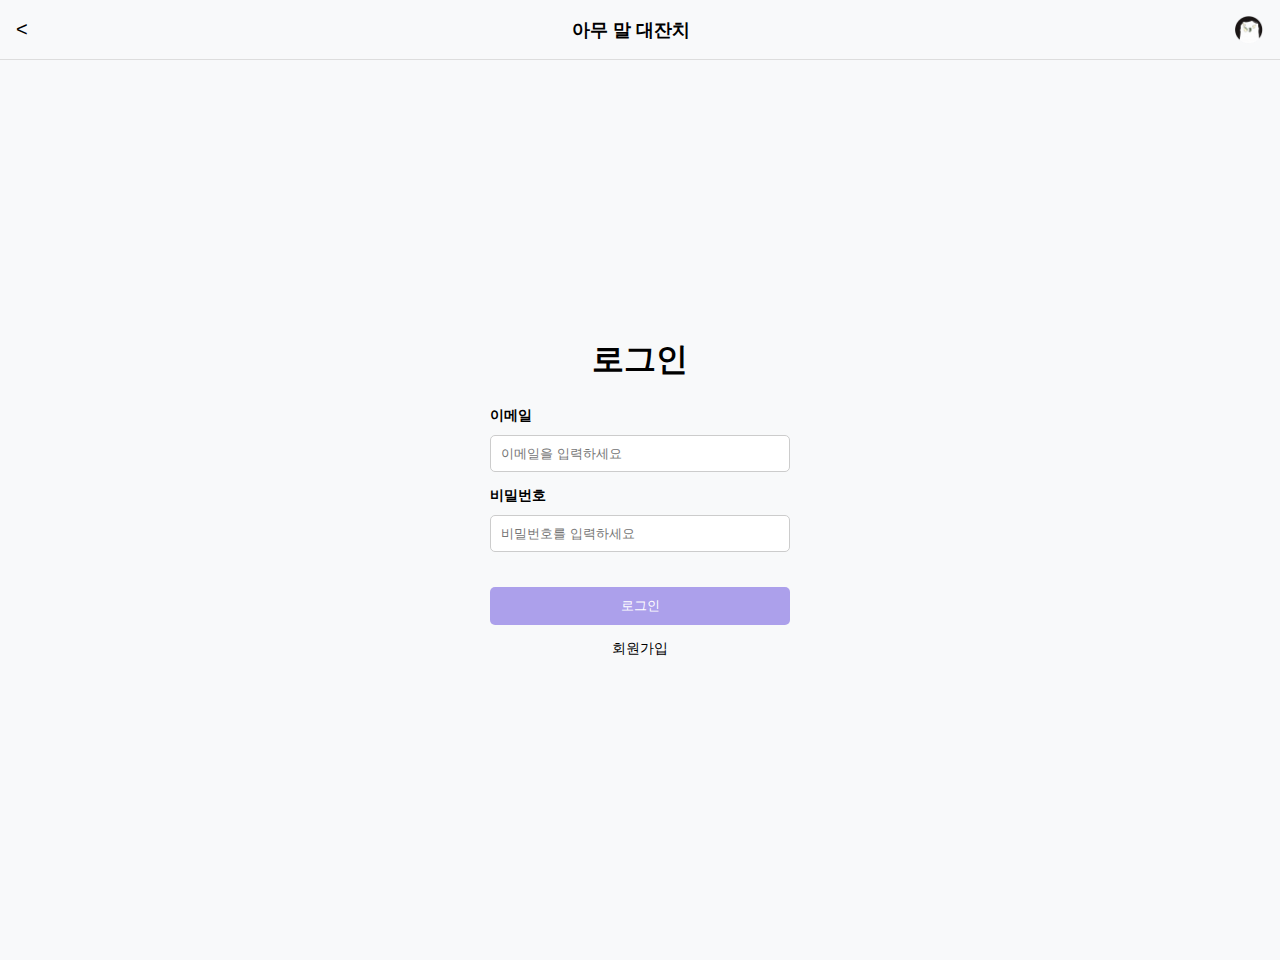
<file: community-project/src/index.html>
<!DOCTYPE html>
<html lang="ko">
  <head>
    <meta charset="UTF-8" />
    <meta name="viewport" content="width=device-width, initial-scale=1.0" />
    <title>Redirecting...</title>
  </head>
  <body>
    <p>자동으로 로그인 페이지로 이동 중...</p>
    <script>
      const urlParams = new URLSearchParams(window.location.search);
      const page = urlParams.get("page");

      // 기본적으로 로그인 페이지로 이동
      let targetPage = "pages/login.html";

      // page 파라미터가 'signup'이면 회원가입 페이지로 이동
      if (page === "signup") {
        targetPage = "pages/signup.html";
      }

      window.location.href = targetPage;
    </script>
  </body>
</html>
</file>
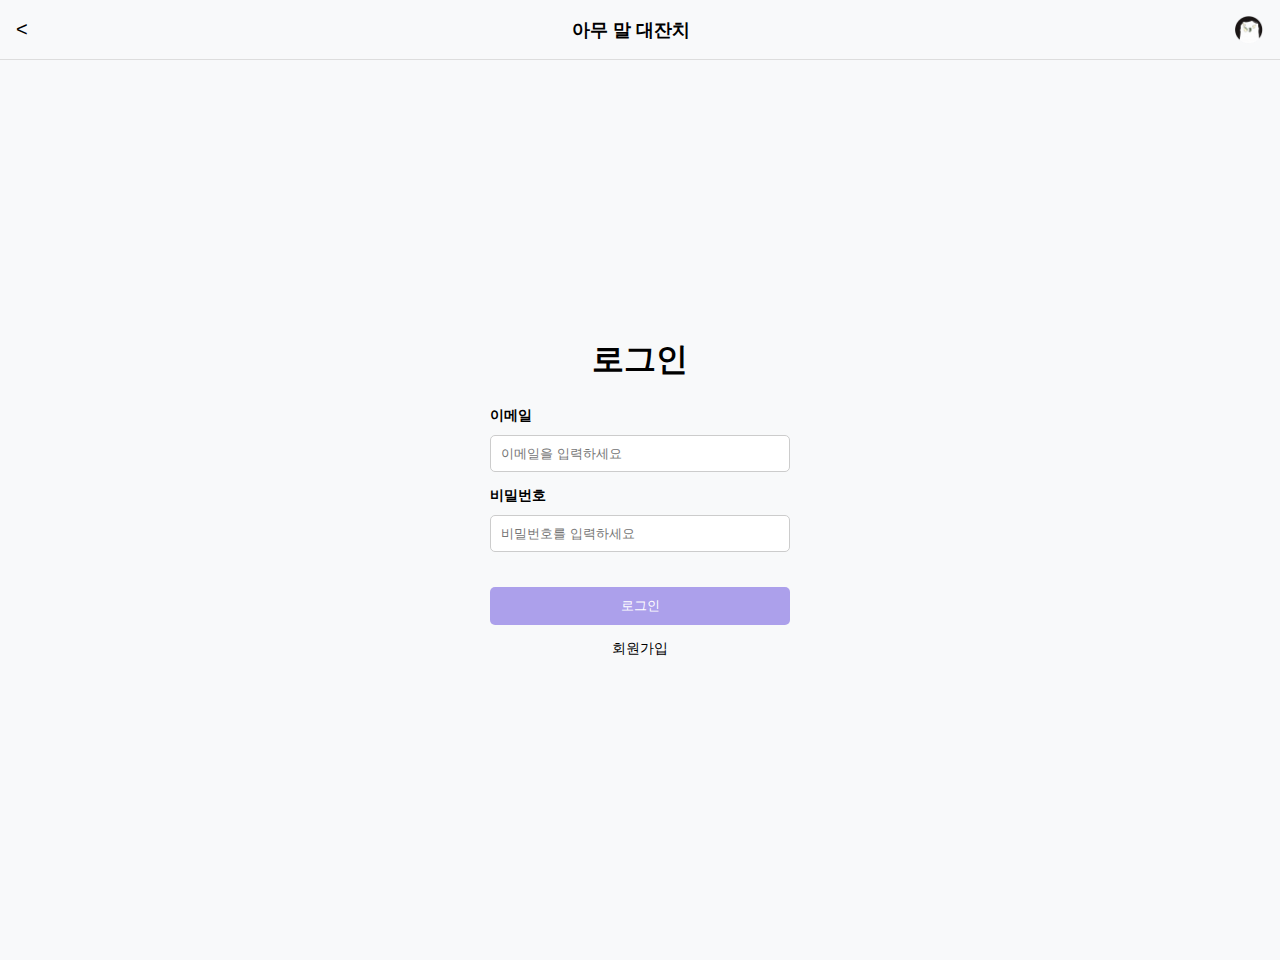
<file: community-project/src/pages/login.html>
<!DOCTYPE html>
<html lang="ko">
  <head>
    <meta charset="UTF-8" />
    <meta name="viewport" content="width=device-width, initial-scale=1.0" />
    <title>로그인</title>
    <link rel="stylesheet" href="../styles/login.css" />
  </head>
  <body>
    <div class="login-container">
      <header class="header">
        <button class="back-btn" onclick="history.back();">&lt;</button>
        <h1 class="title">아무 말 대잔치</h1>
        <img
          class="profile-img"
          src="../assets/images/profile.png"
          alt="프로필"
        />
      </header>

      <h1>로그인</h1>

      <form class="login-form">
        <!-- 이메일 입력 -->
        <div class="input-group">
          <label for="email">이메일</label>
          <input type="email" id="email" placeholder="이메일을 입력하세요" />
          <p class="helper-text email-error"></p>
        </div>

        <!-- 비밀번호 입력 -->
        <div class="input-group">
          <label for="password">비밀번호</label>
          <input
            type="password"
            id="password"
            placeholder="비밀번호를 입력하세요"
          />
          <p class="helper-text password-error"></p>
        </div>

        <!-- 로그인 버튼 -->
        <button type="button" id="login-btn" disabled>로그인</button>

        <!-- 로그인 실패 메시지 -->
        <p class="helper-text login-error"></p>

        <!-- 회원가입 링크 -->
        <p class="signup-link">
          <a href="signup.html" id="signup-btn">회원가입</a>
        </p>
      </form>
    </div>

    <script src="../scripts/login.js"></script>
  </body>
</html>
</file>
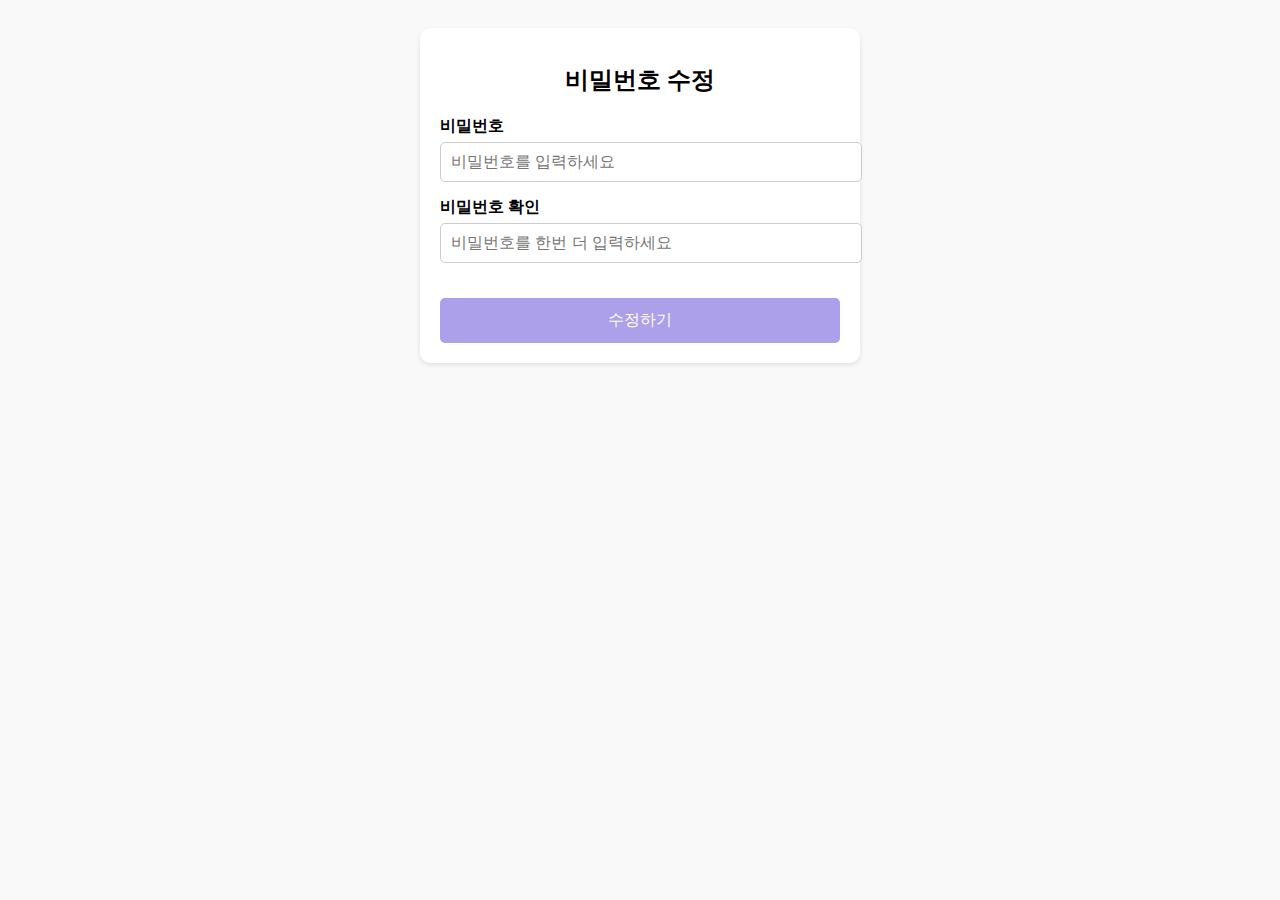
<file: community-project/src/pages/password-edit.html>
<!DOCTYPE html>
<html lang="ko">
  <head>
    <meta charset="UTF-8" />
    <meta name="viewport" content="width=device-width, initial-scale=1.0" />
    <title>비밀번호 수정</title>
    <link rel="stylesheet" href="../styles/password-edit.css" />
  </head>
  <body>
    <div class="password-edit-container">
      <h1>비밀번호 수정</h1>

      <!-- 비밀번호 입력 -->
      <div class="input-group">
        <label for="password">비밀번호</label>
        <input
          type="password"
          id="password"
          placeholder="비밀번호를 입력하세요"
        />
        <p class="helper-text password-error"></p>
      </div>

      <!-- 비밀번호 확인 입력 -->
      <div class="input-group">
        <label for="confirm-password">비밀번호 확인</label>
        <input
          type="password"
          id="confirm-password"
          placeholder="비밀번호를 한번 더 입력하세요"
        />
        <p class="helper-text confirm-password-error"></p>
      </div>

      <!-- 수정하기 버튼 -->
      <button id="update-btn" class="btn" disabled>수정하기</button>

      <!-- 토스트 메시지 -->
      <div id="toast" class="toast">수정 완료!</div>
    </div>

    <script src="../scripts/password-edit.js"></script>
  </body>
</html>
</file>
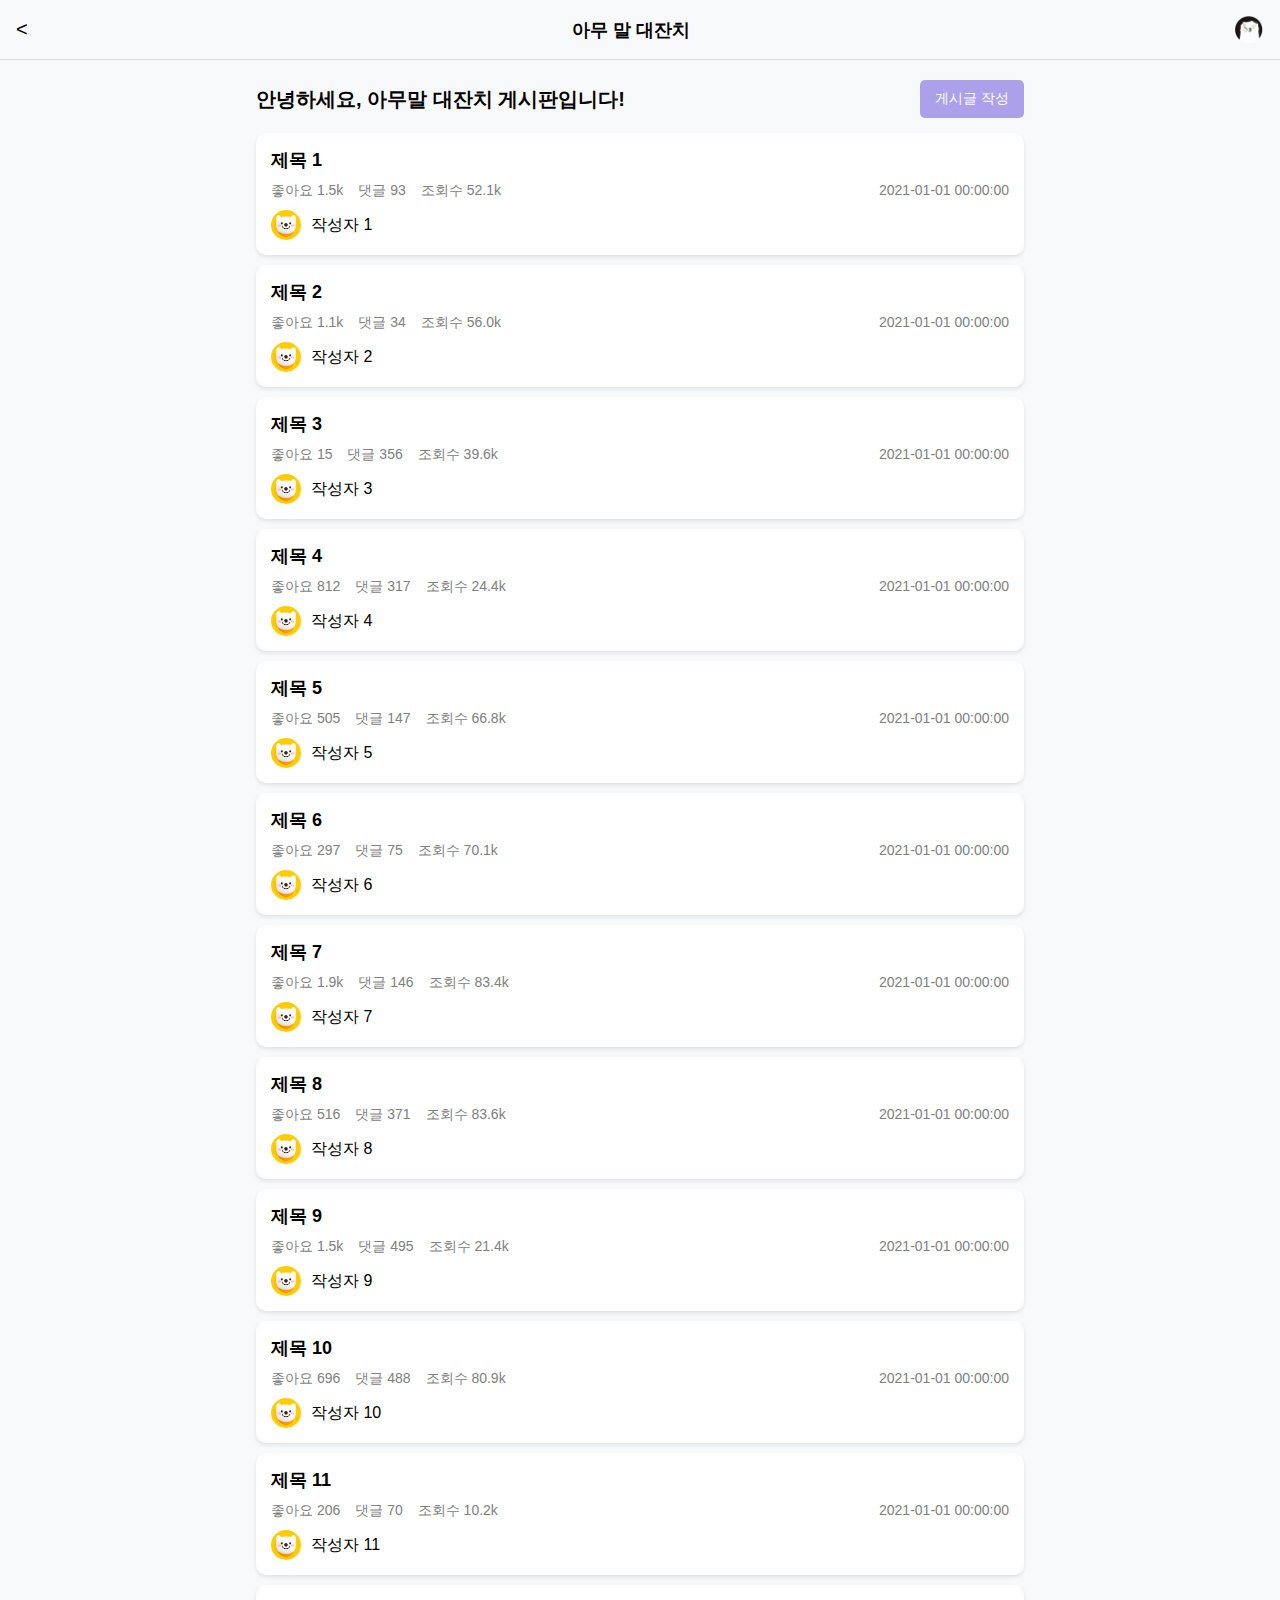
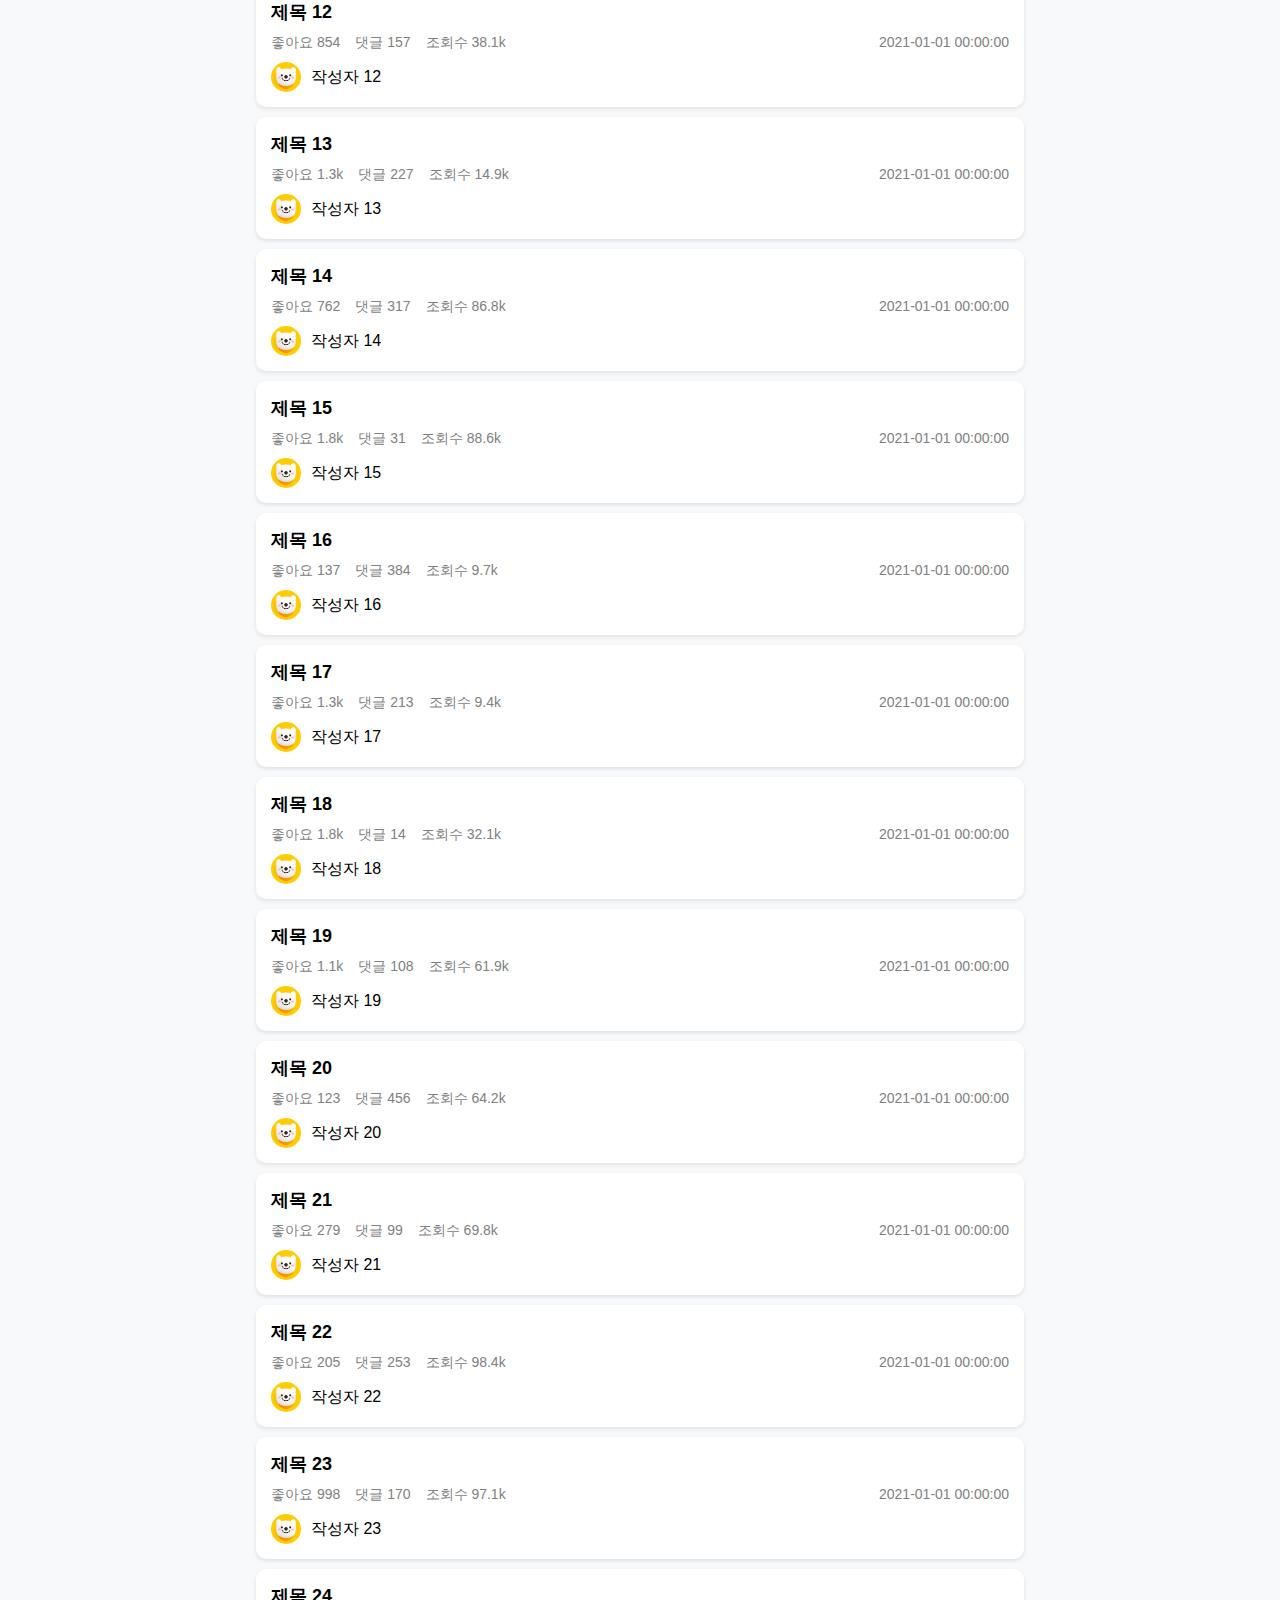
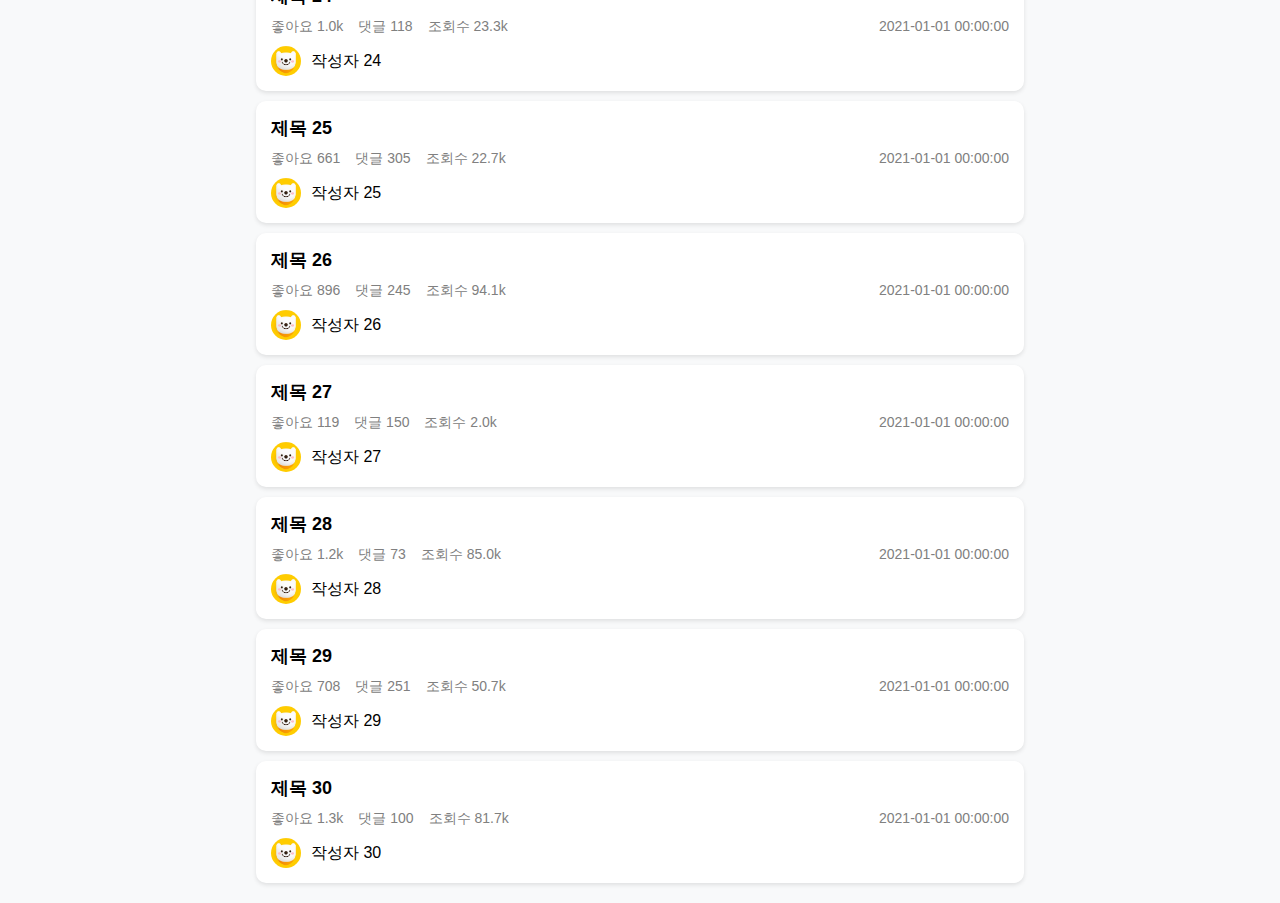
<file: community-project/src/pages/post.html>
<!DOCTYPE html>
<html lang="ko">
  <head>
    <meta charset="UTF-8" />
    <meta name="viewport" content="width=device-width, initial-scale=1.0" />
    <link rel="stylesheet" href="../styles/post.css" />
  </head>
  <body>
    <header class="header">
      <button class="back-btn" onclick="history.back();">&lt;</button>
      <h1 class="title">아무 말 대잔치</h1>
      <img
        class="profile-img"
        src="../assets/images/profile.png"
        alt="프로필"
      />
    </header>

    <main class="board-container">
      <div class="board-header">
        <h2>안녕하세요, 아무말 대잔치 게시판입니다!</h2>
        <button id="create-post-btn">게시글 작성</button>
      </div>

      <div id="post-list" class="post-list">
        <!-- 게시글이 동적으로 추가될 영역 -->
      </div>
    </main>

    <script src="../scripts/post.js"></script>
  </body>
</html>
</file>
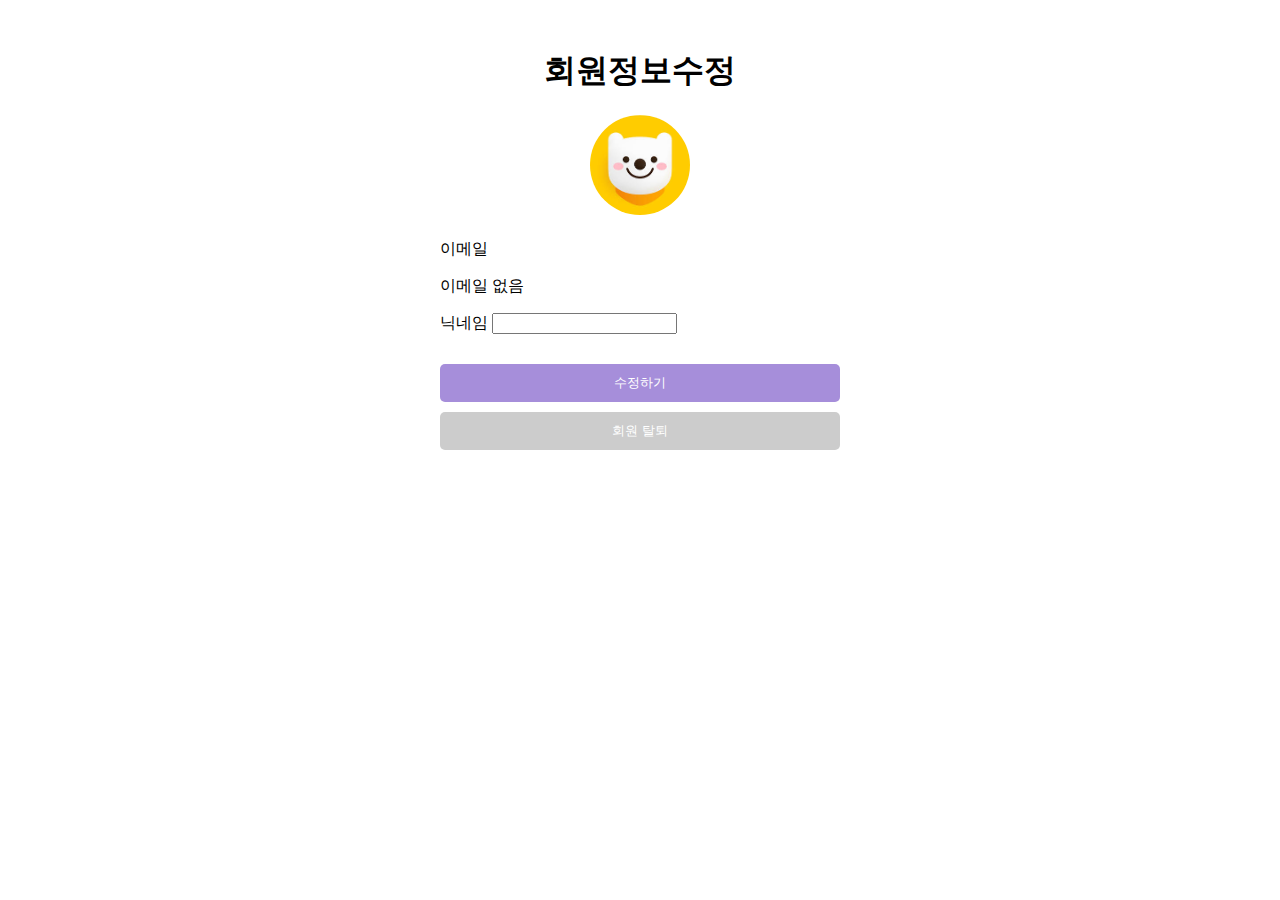
<file: community-project/src/pages/profile-edit.html>
<!DOCTYPE html>
<html lang="ko">
  <head>
    <meta charset="UTF-8" />
    <meta name="viewport" content="width=device-width, initial-scale=1.0" />
    <title>회원정보수정</title>
    <link rel="stylesheet" href="../styles/profile-edit.css" />
  </head>
  <body>
    <div class="profile-edit-container">
      <h1>회원정보수정</h1>

      <!-- 프로필 이미지 변경 -->
      <div class="profile-section">
        <label for="profile-img">
          <img
            id="profile-preview-img"
            src="../assets/images/default-profile.jpeg"
            alt="프로필 이미지"
          />
          <div class="profile-overlay">변경</div>
        </label>
        <input type="file" id="profile-img" accept="image/*" hidden />
      </div>

      <!-- 이메일 & 닉네임 수정 -->
      <div class="input-group">
        <label for="email">이메일</label>
        <p id="email">이메일을 불러오는 중...</p>

        <label for="nickname">닉네임</label>
        <input type="text" id="nickname" />
        <p class="helper-text nickname-error"></p>
      </div>

      <!-- 버튼 영역 -->
      <button id="update-btn" class="btn">수정하기</button>
      <button id="delete-btn" class="btn secondary">회원 탈퇴</button>

      <!-- 토스트 메시지 -->
      <div id="toast" class="toast">수정 완료</div>
    </div>

    <script src="../scripts/profile-edit.js"></script>
  </body>
</html>
</file>
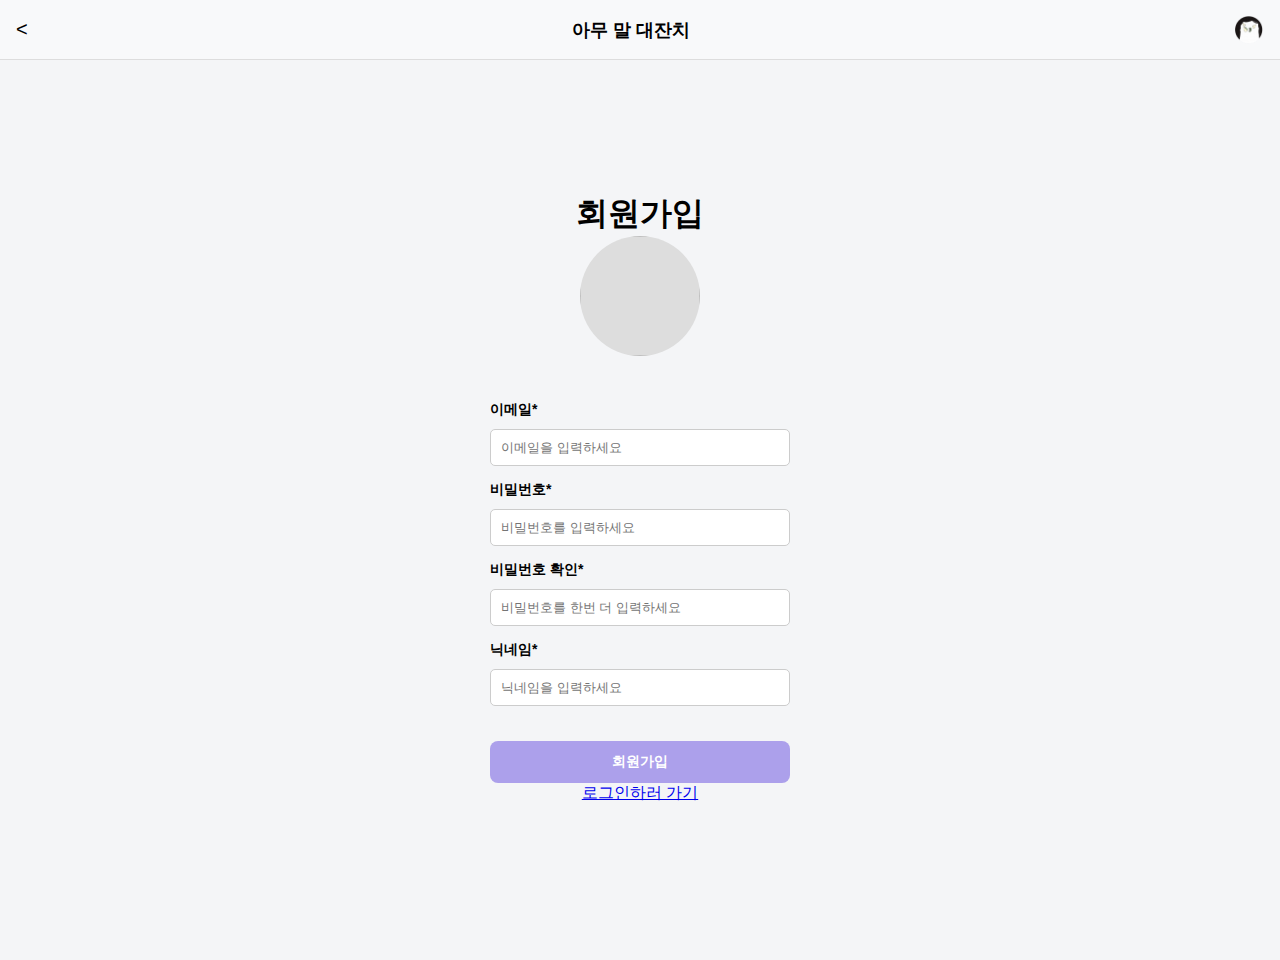
<file: community-project/src/pages/signup.html>
<!DOCTYPE html>
<html lang="ko">
  <head>
    <meta charset="UTF-8" />
    <meta name="viewport" content="width=device-width, initial-scale=1.0" />
    <title>회원가입</title>
    <link rel="stylesheet" href="../styles/signup.css" />
  </head>
  <body>
    <div class="signup-container">
      <header class="header">
        <button class="back-btn" onclick="history.back();">&lt;</button>
        <h1 class="title">아무 말 대잔치</h1>
        <img
          class="profile-img"
          src="../assets/images/profile.png"
          alt="프로필"
        />
      </header>

      <h1>회원가입</h1>

      <div class="signup-content">
        <!-- 프로필 사진 업로드 -->
        <div class="profile-upload">
          <input type="file" id="profile-img" accept="image/*" />
          <label for="profile-img" class="profile-label">
            <div id="profile-preview">
              <img id="profile-preview-img" alt="" />
            </div>
          </label>
        </div>

        <form class="signup-form">
          <!-- 이메일 입력 -->
          <div class="input-group">
            <label for="email">이메일*</label>
            <input type="email" id="email" placeholder="이메일을 입력하세요" />
            <p class="helper-text email-error"></p>
          </div>

          <!-- 비밀번호 입력 -->
          <div class="input-group">
            <label for="password">비밀번호*</label>
            <input
              type="password"
              id="password"
              placeholder="비밀번호를 입력하세요"
            />
            <p class="helper-text password-error"></p>
          </div>

          <!-- 비밀번호 확인 -->
          <div class="input-group">
            <label for="confirm-password">비밀번호 확인*</label>
            <input
              type="password"
              id="confirm-password"
              placeholder="비밀번호를 한번 더 입력하세요"
            />
            <p class="helper-text confirm-password-error"></p>
          </div>

          <!-- 닉네임 -->
          <div class="input-group">
            <label for="nickname">닉네임*</label>
            <input
              type="text"
              id="nickname"
              placeholder="닉네임을 입력하세요"
            />
            <p class="helper-text nickname-error"></p>
          </div>

          <!-- 회원가입 버튼 -->
          <button type="button" id="signup-btn" disabled>회원가입</button>

          <!-- 로그인 페이지 이동 -->
          <p class="login-link">
            <a href="login.html">로그인하러 가기</a>
          </p>
        </form>
      </div>
    </div>

    <script src="../scripts/signup.js"></script>
  </body>
</html>
</file>
<file: community-project/src/styles/login.css>
/* 로그인 전체 컨테이너 */
.login-container {
  display: flex;
  flex-direction: column;
  align-items: center;
  justify-content: center;
  height: 100vh;
  background-color: #f8f9fa;
}

/* 로그인 폼 */
.login-form {
  width: 350px;
  padding: 25px;
  border-radius: 10px;
  text-align: center;
}

/* 입력 필드 */
.login-form .input-group {
  margin-bottom: 15px;
  text-align: left;
}

.login-form .input-group label {
  font-weight: bold;
  font-size: 14px;
  display: block;
  margin-bottom: 10px;
}

.login-form .input-group input {
  width: 100%;
  padding: 10px;
  border: 1px solid #ccc;
  border-radius: 5px;
}

/* 유효성 검사 에러 메시지 */
.login-form .helper-text {
  color: red;
  font-size: 12px;
  margin-top: 5px;
  display: none;
}

/* 에러 발생 시 표시 */
.login-form .helper-text.show {
  display: block !important;
}

/* 로그인 버튼 (비활성화 기본 색상) */
#login-btn {
  width: 100%;
  padding: 10px;
  border: none;
  background-color: #aca0eb;
  color: white;
  border-radius: 5px;
  cursor: not-allowed;
  margin-top: 20px;
}

/* 로그인 버튼 활성화 */
#login-btn.active {
  background-color: #7f6aee;
  cursor: pointer;
}

/* 로그인 실패 메시지 */
.login-form .login-error {
  color: red;
  font-size: 12px;
  margin-top: 10px;
  display: none;
}

/* 회원가입 링크 */
.login-form .signup-link {
  font-size: 14px;
  margin-top: 15px;
  text-align: center;
}

.login-form .signup-link a {
  color: black;
  text-decoration: none;
}

/* 공통 스타일 */
* {
  margin: 0;
  padding: 0;
  box-sizing: border-box;
  font-family: "Noto Sans KR", sans-serif;
}

/* 헤더 스타일 */
.header {
  position: fixed;
  top: 0;
  left: 0;
  width: 100%;
  height: 60px;
  display: flex;
  align-items: center;
  justify-content: space-between;
  padding: 0 16px;
  background-color: #f8f9fa;
  border-bottom: 1px solid #ddd;
  z-index: 1000;
}

/* 뒤로가기 버튼 */
.back-btn {
  background: none;
  border: none;
  font-size: 20px;
  cursor: pointer;
}

/* 제목 스타일 */
.title {
  font-size: 18px;
  font-weight: 600;
}

/* 프로필 이미지 */
.profile-img {
  width: 30px;
  height: 30px;
  border-radius: 50%;
  object-fit: cover;
}

body {
  padding-top: 60px;
}
</file>
<file: community-project/src/styles/password-edit.css>
body {
  font-family: Arial, sans-serif;
  text-align: center;
  padding: 20px;
  background-color: #f9f9f9;
}

.password-edit-container {
  max-width: 400px;
  margin: 0 auto;
  background: white;
  padding: 20px;
  border-radius: 10px;
  box-shadow: 0 2px 5px rgba(0, 0, 0, 0.1);
}

h1 {
  font-size: 24px;
  margin-bottom: 20px;
}

.input-group {
  margin: 15px 0;
  text-align: left;
}

.input-group label {
  display: block;
  font-weight: bold;
  margin-bottom: 5px;
}

.input-group input {
  width: 100%;
  padding: 10px;
  font-size: 16px;
  border: 1px solid #ccc;
  border-radius: 5px;
}

.helper-text {
  color: red;
  font-size: 12px;
  margin-top: 5px;
  display: none;
}

.btn {
  width: 100%;
  padding: 12px;
  margin-top: 20px;
  background-color: #aca0eb;
  color: white;
  border: none;
  cursor: not-allowed;
  border-radius: 5px;
  font-size: 16px;
  transition: background 0.3s;
}

.btn.active {
  background-color: #7f6aee;
  cursor: pointer;
}

.toast {
  position: fixed;
  bottom: 20px;
  left: 50%;
  transform: translateX(-50%);
  background-color: black;
  color: white;
  padding: 10px 20px;
  border-radius: 5px;
  opacity: 0;
  transition: opacity 0.5s ease-in-out;
}
</file>
<file: community-project/src/styles/post.css>
/* 전체 페이지 스타일 */
body {
  font-family: "Noto Sans KR", sans-serif;
  background-color: #f8f9fa;
  margin: 0;
  padding: 0;
}

/* 헤더 */
.header {
  display: flex;
  align-items: center;
  justify-content: center;
  padding: 15px;
  background-color: #e0e4ff;
  border-bottom: 2px solid #7f6aee;
}

/* 게시판 컨테이너 */
.board-container {
  width: 60%;
  margin: 20px auto;
  display: flex;
  flex-direction: column;
  gap: 15px;
}

/* 게시판 상단 */
.board-header {
  display: flex;
  justify-content: space-between;
  align-items: center;
}

.board-header h2 {
  font-size: 20px;
}

.bold-text {
  font-weight: bold;
}

/* 게시글 작성 버튼 */
#create-post-btn {
  padding: 10px 15px;
  background-color: #aca0eb;
  color: white;
  border: none;
  border-radius: 5px;
  font-size: 14px;
  cursor: pointer;
  transition: background-color 0.3s;
}

#create-post-btn:hover {
  background-color: #7f6aee;
}

/* 게시글 리스트 */
.post-list {
  display: flex;
  flex-direction: column;
  gap: 10px;
}

/* 게시글 카드 */
.post-card {
  background-color: white;
  border-radius: 10px;
  padding: 15px;
  box-shadow: 0 2px 4px rgba(0, 0, 0, 0.1);
  cursor: pointer;
  display: flex;
  flex-direction: column;
  gap: 10px;
  transition: transform 0.2s;
}

.post-card:hover {
  transform: scale(1.02);
}

/* 게시글 제목 */
.post-title {
  font-size: 18px;
  font-weight: bold;
  white-space: nowrap;
  overflow: hidden;
  text-overflow: ellipsis;
  max-width: 90%;
}

/* 게시글 정보 */
.post-meta {
  display: flex;
  justify-content: space-between;
  color: gray;
  font-size: 14px;
}

/* 작성자 */
.post-author {
  display: flex;
  align-items: center;
  gap: 10px;
}

.post-author img {
  width: 30px;
  height: 30px;
  border-radius: 50%;
  background-color: #ddd;
}

/* 좋아요, 댓글, 조회수 */
.post-stats {
  display: flex;
  gap: 15px;
}

/* 공통 스타일 */
* {
  margin: 0;
  padding: 0;
  box-sizing: border-box;
  font-family: "Noto Sans KR", sans-serif;
}

/* 헤더 스타일 */
.header {
  position: fixed;
  top: 0;
  left: 0;
  width: 100%;
  height: 60px;
  display: flex;
  align-items: center;
  justify-content: space-between;
  padding: 0 16px;
  background-color: #f8f9fa;
  border-bottom: 1px solid #ddd;
  z-index: 1000;
}

/* 뒤로가기 버튼 */
.back-btn {
  background: none;
  border: none;
  font-size: 20px;
  cursor: pointer;
}

/* 제목 스타일 */
.title {
  font-size: 18px;
  font-weight: 600;
}

/* 프로필 이미지 */
.profile-img {
  width: 30px;
  height: 30px;
  border-radius: 50%;
  object-fit: cover;
}

body {
  padding-top: 60px;
}
</file>
<file: community-project/src/styles/profile-edit.css>
body {
  font-family: Arial, sans-serif;
  text-align: center;
  padding: 20px;
}

.profile-edit-container {
  max-width: 400px;
  margin: 0 auto;
}

.profile-section {
  position: relative;
  display: inline-block;
}

.profile-section img {
  width: 100px;
  height: 100px;
  border-radius: 50%;
}

.profile-overlay {
  position: absolute;
  top: 50%;
  left: 50%;
  transform: translate(-50%, -50%);
  background: rgba(0, 0, 0, 0.6);
  color: white;
  font-size: 12px;
  padding: 4px 8px;
  border-radius: 4px;
  display: none;
}

.profile-section:hover .profile-overlay {
  display: block;
}

.input-group {
  margin: 20px 0;
  text-align: left;
}

.helper-text {
  color: red;
  font-size: 12px;
  margin-top: 4px;
}

.btn {
  width: 100%;
  padding: 10px;
  margin-top: 10px;
  background-color: #a68eda;
  color: white;
  border: none;
  cursor: pointer;
  border-radius: 5px;
}

.btn.secondary {
  background-color: #ccc;
}

.toast {
  position: fixed;
  bottom: 20px;
  left: 50%;
  transform: translateX(-50%);
  background-color: black;
  color: white;
  padding: 10px 20px;
  border-radius: 5px;
  opacity: 0;
  transition: opacity 0.5s ease-in-out;
}
</file>
<file: community-project/src/styles/signup.css>
/* 전체 컨테이너 */
.signup-container {
  display: flex;
  flex-direction: column;
  align-items: center;
  justify-content: center;
  min-height: 100vh;
  background-color: #f4f5f7;
  padding: 20px;
}

.profileText {
  display: flex;
  font-weight: bold;
  font-size: 14px;
  margin-bottom: 10px;
  align-items: flex-start;
  justify-content: flex-start;
}

/* 유효성 검사 메시지 */
.helper-text {
  color: red;
  font-size: 12px;
  margin-top: 5px;
  display: none;
}

.helper-text.show {
  display: block !important;
}

/* 프로필 + 폼을 세로 정렬 */
.signup-content {
  display: flex;
  flex-direction: column;
  align-items: center;
  gap: 20px;
}

/* 프로필 사진 업로드 컨테이너 */
.profile-upload {
  display: flex;
  flex-direction: column;
  align-items: center;
  justify-content: center;
  position: relative;
}

/* 파일 선택 input 숨김 */
#profile-img {
  display: none;
}

/* 프로필 사진 미리보기 */
#profile-preview {
  width: 120px;
  height: 120px;
  border-radius: 50%;
  background-color: #ddd;
  display: flex;
  justify-content: center;
  align-items: center;
  overflow: hidden;
  cursor: pointer;
  position: relative;
}

#profile-preview img {
  width: 100%;
  height: 100%;
  border-radius: 50%;
  object-fit: cover;
  display: block;
}

/* 클릭 가능한 업로드 버튼 */
.profile-label {
  width: 120px;
  height: 120px;
  border-radius: 50%;
  display: flex;
  justify-content: center;
  align-items: center;
  font-size: 24px;
  font-weight: bold;
  color: #555;
  background-color: rgba(255, 255, 255, 0);
  cursor: pointer;
  top: 0;
  left: 0;
}

.profile-label:hover {
  background-color: rgba(255, 255, 255, 0.2);
}

/* 회원가입 폼 */
.signup-form {
  width: 350px;
  padding: 25px;
  border-radius: 10px;
  text-align: center;
}

/* 입력 필드 */
.signup-form .input-group {
  margin-bottom: 15px;
  text-align: left;
}

.signup-form .input-group label {
  font-weight: bold;
  font-size: 14px;
  display: block;
  margin-bottom: 10px;
}

.signup-form .input-group input {
  width: 100%;
  padding: 10px;
  border: 1px solid #ccc;
  border-radius: 5px;
}

/* 회원가입 버튼 */
#signup-btn {
  width: 100%;
  padding: 12px;
  border: none;
  background-color: #aca0eb;
  color: white;
  font-size: 14px;
  font-weight: bold;
  border-radius: 8px;
  cursor: not-allowed;
  margin-top: 20px;
  transition: background-color 0.3s;
}

/* 버튼 활성화 */
#signup-btn.active {
  background-color: #7f6aee;
  cursor: pointer;
}

/* 공통 스타일 */
* {
  margin: 0;
  padding: 0;
  box-sizing: border-box;
  font-family: "Noto Sans KR", sans-serif;
}

/* 헤더 스타일 */
.header {
  position: fixed;
  top: 0;
  left: 0;
  width: 100%;
  height: 60px;
  display: flex;
  align-items: center;
  justify-content: space-between;
  padding: 0 16px;
  background-color: #f8f9fa;
  border-bottom: 1px solid #ddd;
  z-index: 1000;
}

/* 뒤로가기 버튼 */
.back-btn {
  background: none;
  border: none;
  font-size: 20px;
  cursor: pointer;
}

/* 제목 스타일 */
.title {
  font-size: 18px;
  font-weight: 600;
}

/* 프로필 이미지 */
.profile-img {
  width: 30px;
  height: 30px;
  border-radius: 50%;
  object-fit: cover;
}

body {
  padding-top: 60px;
}
</file>
